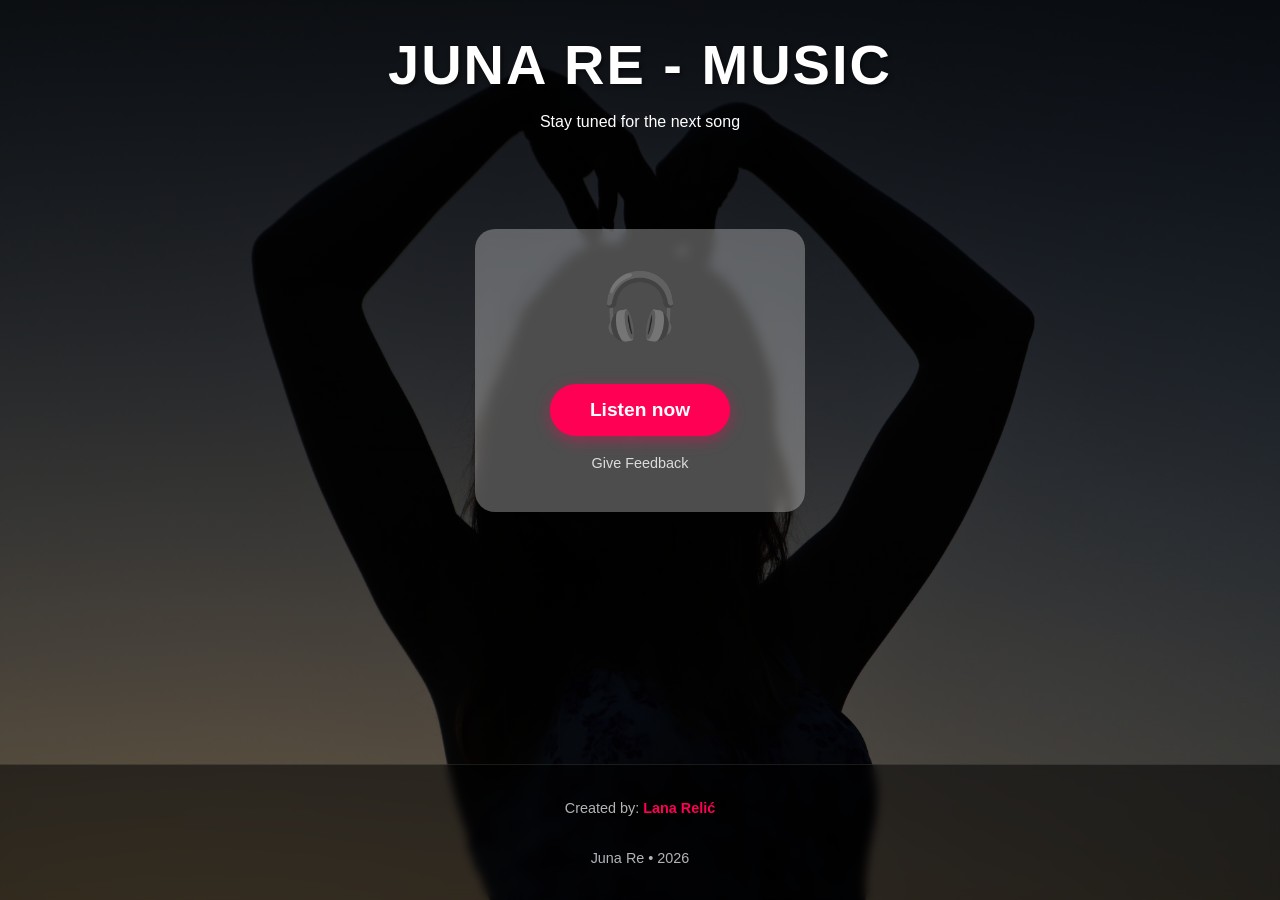
<file: index.html>
<!DOCTYPE html>
<html lang="en">
<head>
    <meta charset="UTF-8">
    <title>Juna Re - MUSIC</title>
    <link rel="stylesheet" href="style.css">
</head>
<body>
<header>
    <h1>JUNA RE - MUSIC</h1>
    <p>Stay tuned for the next song</p>
</header>

<main style="text-align: center; margin-top: 50px;">
    <div style="font-size: 4rem; margin-bottom: 20px;">🎧</div>

    <nav>
        <a href="songs.html" class="nav-btn">Listen now</a>
        <br><br>
        <a href="feedback.html" style="opacity: 0.8; font-size: 0.9rem;">Give Feedback</a>
    </nav>
</main>

<footer>
    <div class="footer-content">
        <p class="group-names">Created by: <strong>Lana Relić</strong></p>
        <p class="subject-info">Juna Re • 2026</p>
    </div>
</footer>


<script src="script.js"></script>
</body>
</html>
</file>
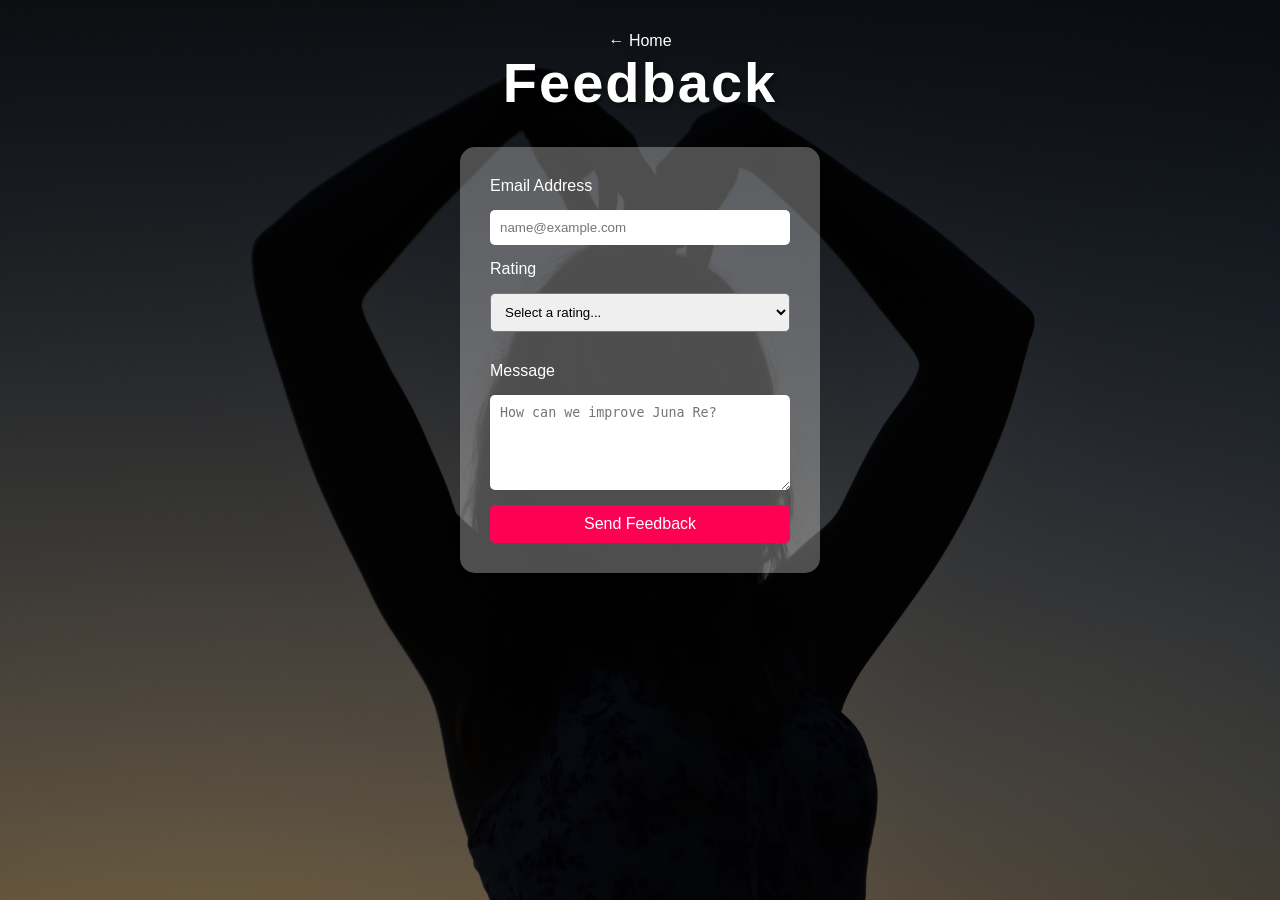
<file: feedback.html>
<!DOCTYPE html>
<html lang="en">
<head>
  <meta charset="UTF-8">
  <title>Feedback</title>
  <link rel="stylesheet" href="style.css">
</head>
<body>
<header>
  <a href="index.html">&larr; Home</a>
  <h1>Feedback</h1>
</header>

<form id="feedback-form">
  <label>Email Address</label>
  <input type="email" id="user-email" placeholder="name@example.com" required>

  <label>Rating</label>
  <select id="user-rating" required style="padding: 10px; border-radius: 5px; margin-bottom: 15px;">
    <option value="" disabled selected>Select a rating...</option>
    <option value="5">⭐⭐⭐⭐⭐ (Excellent)</option>
    <option value="4">⭐⭐⭐⭐ (Good)</option>
    <option value="3">⭐⭐⭐ (Okay)</option>
    <option value="2">⭐⭐ (Bad)</option>
    <option value="1">⭐ (Terrible)</option>
  </select>

  <label>Message</label>
  <textarea id="user-message" rows="5" placeholder="How can we improve Juna Re?" required></textarea>

  <button type="submit">Send Feedback</button>
</form>


<script src="script.js"></script>
</body>
</html>
</file>
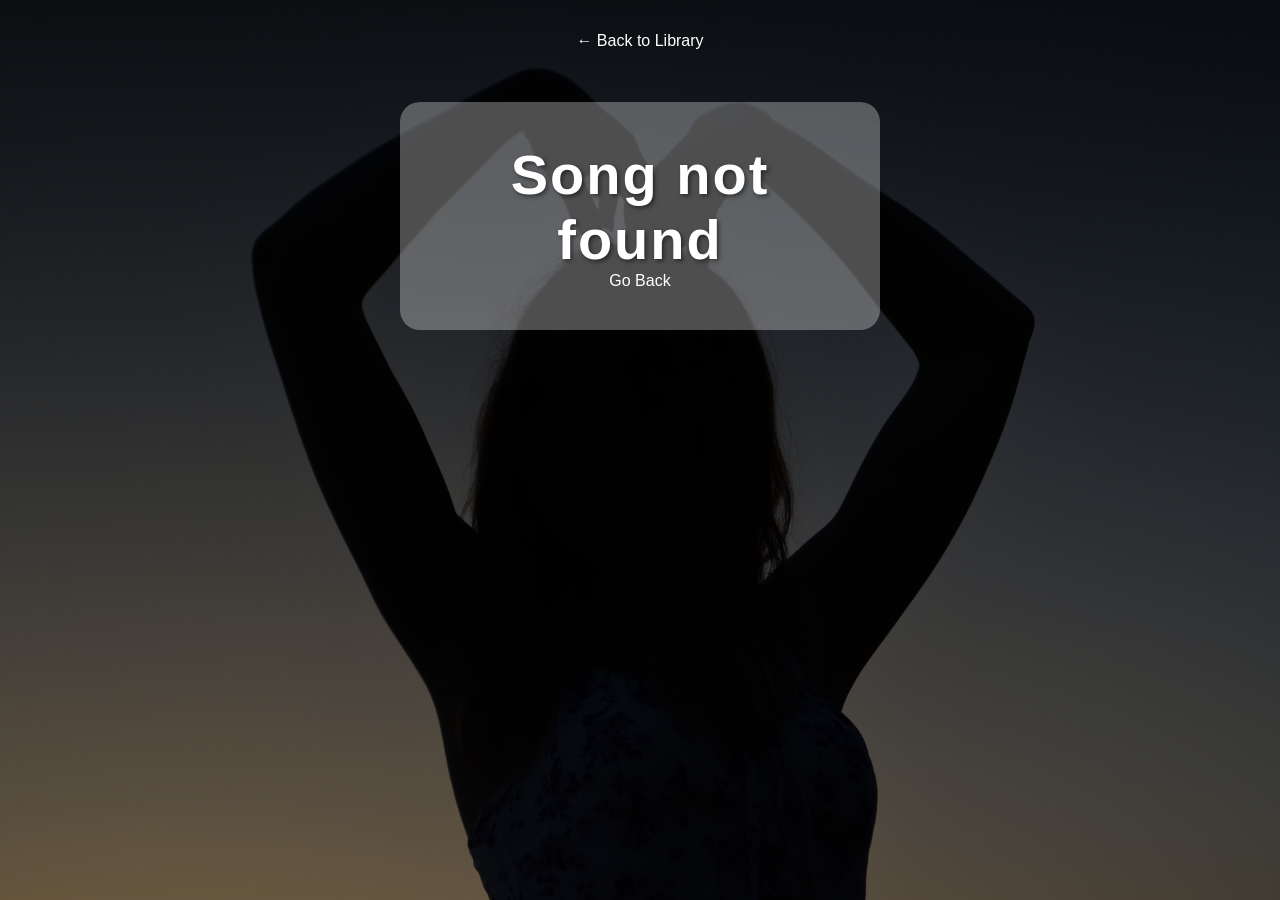
<file: player.html>
<!DOCTYPE html>
<html lang="en">
<head>
  <meta charset="UTF-8">
  <title>Now Playing</title>
  <link rel="stylesheet" href="style.css">
</head>
<body>
<header>
  <a href="songs.html">&larr; Back to Library</a>
</header>

<div class="player-wrapper">
  <img id="player-cover" src="" alt="Song Cover">

  <h2 id="player-title">Loading...</h2>
  <p id="player-artist" style="opacity: 0.7;">...</p>

  <audio id="main-audio" controls style="width: 100%; margin-top: 20px;">
    <source id="audio-source" src="" type="audio/mpeg">
    Your browser does not support the audio element.
  </audio>

  <div class="platform-links">
    <a id="link-yt" class="platform-link" target="_blank">YouTube</a>
    <a id="link-spot" class="platform-link" target="_blank">Spotify</a>
    <a id="link-apple" class="platform-link" target="_blank">Apple Music</a>
  </div>
</div>

<script src="script.js"></script>
</body>
</html>
</file>
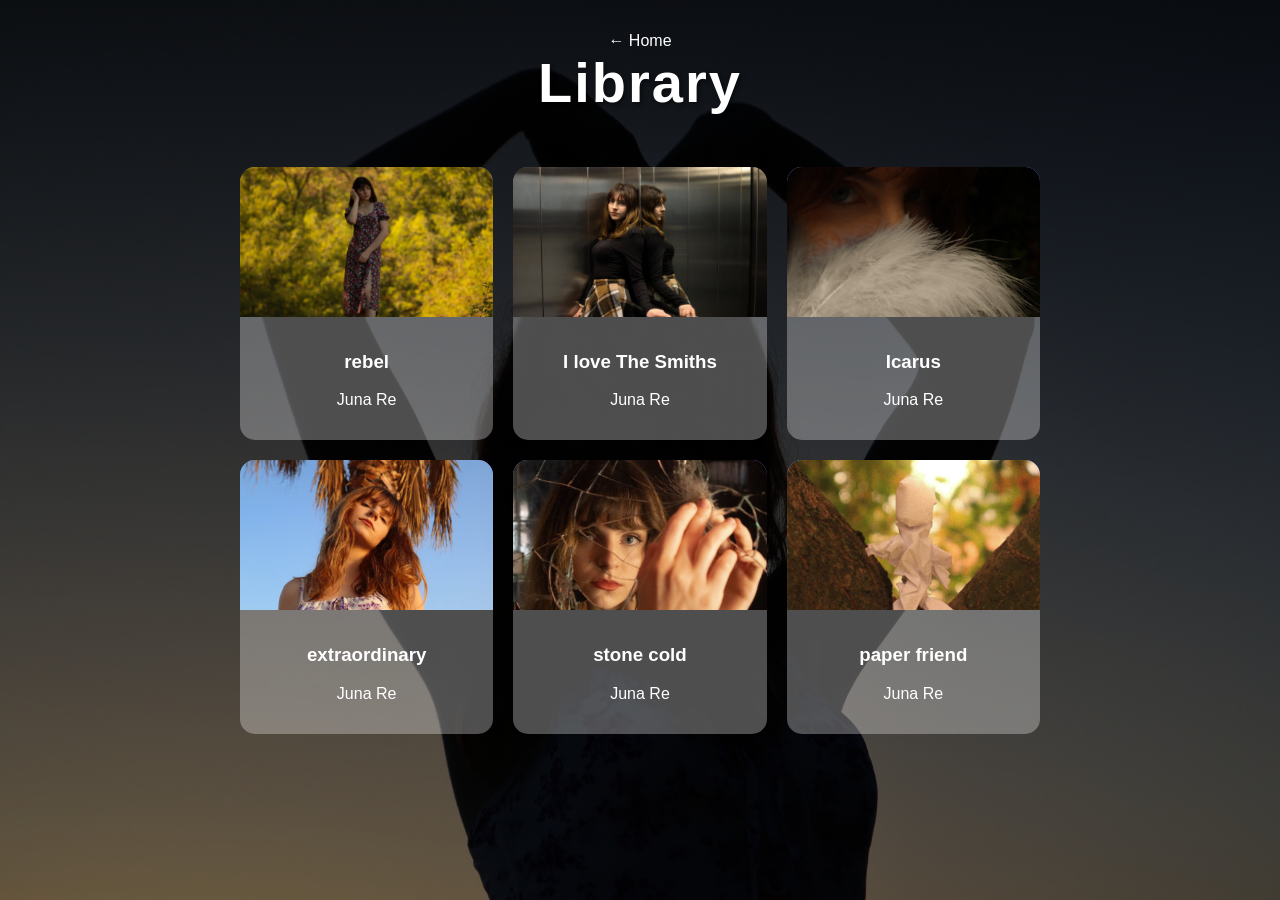
<file: songs.html>
<!DOCTYPE html>
<html lang="en">
<head>
  <meta charset="UTF-8">
  <title>Songs - Juna Re</title>
  <link rel="stylesheet" href="style.css">
</head>
<body>
<header>
  <a href="index.html">&larr; Home</a>
  <h1>Library</h1>
</header>

<!-- Javascript  -->
<div id="songs-container" class="songs-grid"></div>

<script src="script.js"></script>
</body>
</html>
</file>
<file: style.css>
:root {
    --main-bg: linear-gradient(rgba(0, 0, 0, 0.9), rgba(0, 0, 0, 0.6)), url('content/background/pozadina2.jpg') center / cover no-repeat fixed;
    --accent-color: #ff0055;
    --text-color: #ffffff;
    --card-bg: rgba(255, 255, 255, 0.3);


body {
    font-family: 'Segoe UI', Tahoma, Geneva, Verdana, sans-serif;
    margin: 0;
    padding: 0;
    background: var(--main-bg); /* Easy background change */
    color: var(--text-color);
    min-height: 100vh;
    display: flex;
    flex-direction: column;
    align-items: center;
}

main {
    background: rgba(255, 255, 255, 0.3);

    padding: 40px;

    border-radius: 20px;

    margin-top: 50px;
    max-width: 250px;
    width: 80%;

    backdrop-filter: blur(5px);
}


header {
    text-align: center;
    padding: 2rem;
}

h1 {
    margin: 0;
    letter-spacing: 2px;
    font-size: 3.5rem;
    text-shadow: 2px 2px 4px rgba(0,0,0,0.5);
}

a { text-decoration: none; color: white; transition: 0.3s; }

/* navigacija */
.nav-btn {
    display: inline-block;
    background: var(--accent-color);

    padding: 15px 40px;
    font-size: 1.2rem;

    border-radius: 50px;
    margin-top: 20px;
    font-weight: bold;
    box-shadow: 0 4px 15px rgba(255, 0, 85, 0.4);
}

.nav-btn:hover { transform: scale(1.05); }

/* izbornik pjesama */
.songs-grid {
    display: grid;
    grid-template-columns: repeat(auto-fill, minmax(200px, 1fr));
    gap: 20px;
    width: 90%;
    max-width: 800px;
    padding: 20px;
}

.song-card {
    background: var(--card-bg);
    border-radius: 15px;
    overflow: hidden;
    cursor: pointer;
    transition: transform 0.2s;
}
.song-card:hover { transform: translateY(-5px); background: rgba(255,255,255,0.2); }

.card-image {
    height: 150px;
    background-size: cover;
    background-position: center;
}

.card-info { padding: 15px; text-align: center; }

/* stil playera */
.player-wrapper {
    background: var(--card-bg);
    padding: 40px;
    border-radius: 20px;
    text-align: center;
    width: 90%;
    max-width: 400px;
    margin-top: 20px;
}

#player-cover {
    width: 100%;
    height: 300px;
    object-fit: cover;
    border-radius: 10px;
    margin-bottom: 20px;
    background-color: #333;
}

.platform-links {
    margin-top: 20px;
    display: flex;
    justify-content: center;
    gap: 15px;
}
.platform-link {
    font-size: 0.9rem;
    opacity: 0.7;
    border: 1px solid white;
    padding: 5px 10px;
    border-radius: 5px;
}
.platform-link:hover { opacity: 1; background: white; color: black; }

form {
    display: flex;
    flex-direction: column;
    gap: 15px;
    width: 300px;
    background: var(--card-bg);
    padding: 30px;
    border-radius: 15px;
}
input, textarea {
    padding: 10px;
    border-radius: 5px;
    border: none;
}
button {
    padding: 10px;
    background: var(--accent-color);
    color: white;
    border: none;
    border-radius: 5px;
    cursor: pointer;
    font-size: 1rem;
}
    /*podnožje*/
    footer {
        width: 100%;
        margin-top: auto;
        padding: 20px 0;
        text-align: center;
        background: rgba(0, 0, 0, 0.5);
        backdrop-filter: blur(5px);
        border-top: 1px solid rgba(255, 255, 255, 0.1);
        font-size: 0.9rem;
        color: rgba(255, 255, 255, 0.7);
    }

    .footer-content {
        display: flex;
        flex-direction: column;
        gap: 5px;
    }

    .group-names strong {
        color: var(--accent-color);
    }
</file>
